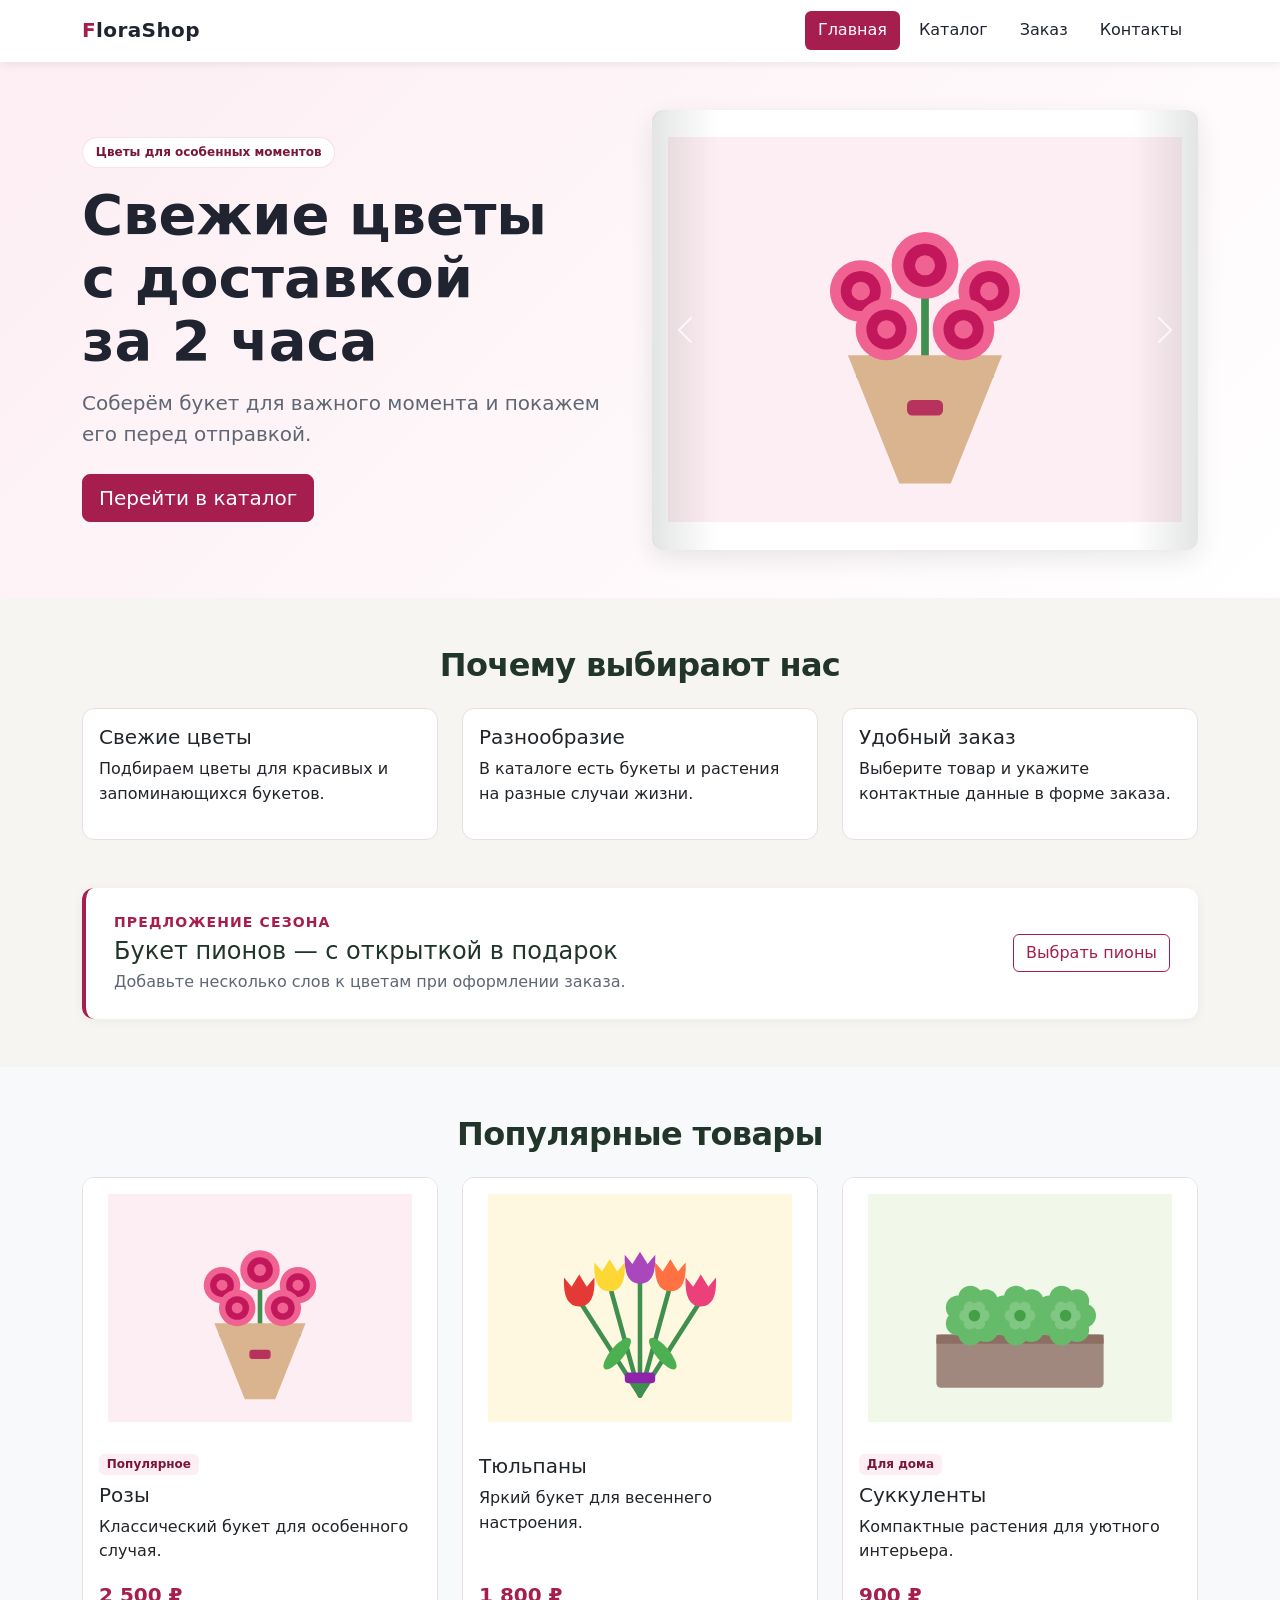
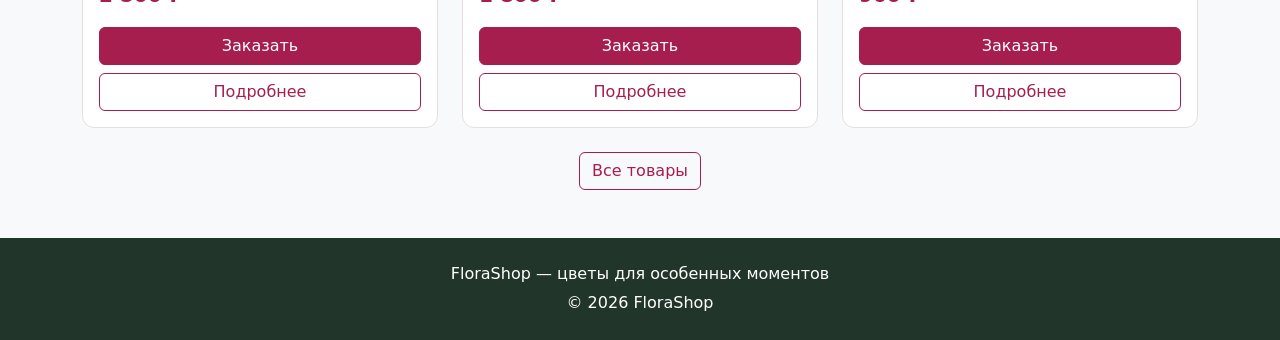
<file: index.html>
<!DOCTYPE html>
<html lang="ru">
<head>
    <meta charset="UTF-8">
    <meta name="viewport" content="width=device-width, initial-scale=1">
    <meta name="description" content="FloraShop — букеты цветов и декоративные растения.">
    <title>FloraShop — Главная</title>
    <link rel="stylesheet" href="vendor/bootstrap/css/bootstrap.min.css">
    <link rel="stylesheet" href="css/custom.css">
</head>
<body>

<nav class="navbar navbar-expand-lg navbar-dark navbar-shop">
    <div class="container">
        <a class="navbar-brand fw-bold" href="index.html">FloraShop</a>
        <button class="navbar-toggler" type="button" data-bs-toggle="collapse"
                data-bs-target="#mainNav" aria-controls="mainNav"
                aria-expanded="false" aria-label="Открыть меню">
            <span class="navbar-toggler-icon"></span>
        </button>
        <div class="collapse navbar-collapse" id="mainNav">
            <ul class="navbar-nav ms-auto">
                <li class="nav-item"><a class="nav-link active" href="index.html">Главная</a></li>
                <li class="nav-item"><a class="nav-link" href="catalog.html">Каталог</a></li>
                <li class="nav-item"><a class="nav-link" href="order.html">Заказ</a></li>
                <li class="nav-item"><a class="nav-link" href="contacts.html">Контакты</a></li>
            </ul>
        </div>
    </div>
</nav>

<main>
    <section class="hero-section py-5">
        <div class="container">
            <div class="row align-items-center g-4">
                <div class="col-lg-6">
                    <span class="badge hero-badge mb-3">Цветы для особенных моментов</span>
                    <h1 class="display-4 fw-bold">Свежие цветы с доставкой за 2 часа</h1>
                    <p class="lead mt-3">
                        Соберём букет для важного момента и покажем его перед отправкой.
                    </p>
                    <a href="catalog.html" class="btn btn-shop btn-lg mt-2">
                        Перейти в каталог
                    </a>
                </div>
                <div class="col-lg-6">
                    <div id="flowerCarousel" class="carousel slide" data-bs-ride="carousel">
                        <div class="carousel-indicators">
                            <button type="button" data-bs-target="#flowerCarousel"
                                    data-bs-slide-to="0" class="active"
                                    aria-current="true" aria-label="Слайд 1"></button>
                            <button type="button" data-bs-target="#flowerCarousel"
                                    data-bs-slide-to="1" aria-label="Слайд 2"></button>
                            <button type="button" data-bs-target="#flowerCarousel"
                                    data-bs-slide-to="2" aria-label="Слайд 3"></button>
                        </div>
                        <div class="carousel-inner rounded-4">
                            <div class="carousel-item active">
                                <img src="images/roses.svg" class="d-block w-100 product-image"
                                     alt="Розы">
                            </div>
                            <div class="carousel-item">
                                <img src="images/tulips.svg" class="d-block w-100 product-image"
                                     alt="Тюльпаны">
                            </div>
                            <div class="carousel-item">
                                <img src="images/peony.svg" class="d-block w-100 product-image"
                                     alt="Пионы">
                            </div>
                        </div>
                        <button class="carousel-control-prev" type="button"
                                data-bs-target="#flowerCarousel" data-bs-slide="prev"
                                aria-label="Предыдущий слайд">
                            <span class="carousel-control-prev-icon"></span>
                        </button>
                        <button class="carousel-control-next" type="button"
                                data-bs-target="#flowerCarousel" data-bs-slide="next"
                                aria-label="Следующий слайд">
                            <span class="carousel-control-next-icon"></span>
                        </button>
                    </div>
                </div>
            </div>
        </div>
    </section>

    <section class="py-5">
        <div class="container">
            <h2 class="section-title text-center mb-4">Почему выбирают нас</h2>
            <div class="row g-4">
                <div class="col-md-4">
                    <div class="card feature-card h-100">
                        <div class="card-body">
                            <h3 class="h5">Свежие цветы</h3>
                            <p>Подбираем цветы для красивых и запоминающихся букетов.</p>
                        </div>
                    </div>
                </div>
                <div class="col-md-4">
                    <div class="card feature-card h-100">
                        <div class="card-body">
                            <h3 class="h5">Разнообразие</h3>
                            <p>В каталоге есть букеты и растения на разные случаи жизни.</p>
                        </div>
                    </div>
                </div>
                <div class="col-md-4">
                    <div class="card feature-card h-100">
                        <div class="card-body">
                            <h3 class="h5">Удобный заказ</h3>
                            <p>Выберите товар и укажите контактные данные в форме заказа.</p>
                        </div>
                    </div>
                </div>
            </div>
        </div>
    </section>

    <section class="pb-5" aria-labelledby="seasonOfferTitle">
        <div class="container">
            <div class="season-offer d-md-flex justify-content-between align-items-center gap-3">
                <div>
                    <p class="small text-uppercase fw-bold mb-1">Предложение сезона</p>
                    <h2 class="h4 mb-1" id="seasonOfferTitle">Букет пионов — с открыткой в подарок</h2>
                    <p class="mb-0">Добавьте несколько слов к цветам при оформлении заказа.</p>
                </div>
                <a href="order.html?product=peony" class="btn btn-outline-shop mt-3 mt-md-0 flex-shrink-0">
                    Выбрать пионы
                </a>
            </div>
        </div>
    </section>

    <section class="py-5 bg-light">
        <div class="container">
            <h2 class="section-title text-center mb-4">Популярные товары</h2>
            <div class="row g-4">
                <div class="col-12 col-md-6 col-lg-4">
                    <div class="card product-card h-100">
                        <img src="images/roses.svg" class="card-img-top product-image" alt="Розы">
                        <div class="card-body d-flex flex-column">
                            <span class="badge text-bg-danger align-self-start mb-2">Популярное</span>
                            <h3 class="h5">Розы</h3>
                            <p>Классический букет для особенного случая.</p>
                            <p class="product-price mt-auto">2 500 ₽</p>
                            <a href="order.html?product=roses" class="btn btn-shop mb-2">Заказать</a>
                            <a href="product.html?product=roses" class="btn btn-outline-shop">Подробнее</a>
                        </div>
                    </div>
                </div>
                <div class="col-12 col-md-6 col-lg-4">
                    <div class="card product-card h-100">
                        <img src="images/tulips.svg" class="card-img-top product-image" alt="Тюльпаны">
                        <div class="card-body d-flex flex-column">
                            <h3 class="h5">Тюльпаны</h3>
                            <p>Яркий букет для весеннего настроения.</p>
                            <p class="product-price mt-auto">1 800 ₽</p>
                            <a href="order.html?product=tulips" class="btn btn-shop mb-2">Заказать</a>
                            <a href="product.html?product=tulips" class="btn btn-outline-shop">Подробнее</a>
                        </div>
                    </div>
                </div>
                <div class="col-12 col-md-6 col-lg-4">
                    <div class="card product-card h-100">
                        <img src="images/succulents.svg" class="card-img-top product-image" alt="Суккуленты">
                        <div class="card-body d-flex flex-column">
                            <span class="badge text-bg-success align-self-start mb-2">Для дома</span>
                            <h3 class="h5">Суккуленты</h3>
                            <p>Компактные растения для уютного интерьера.</p>
                            <p class="product-price mt-auto">900 ₽</p>
                            <a href="order.html?product=succulents" class="btn btn-shop mb-2">Заказать</a>
                            <a href="product.html?product=succulents" class="btn btn-outline-shop">Подробнее</a>
                        </div>
                    </div>
                </div>
            </div>
            <div class="text-center mt-4">
                <a href="catalog.html" class="btn btn-outline-shop">Все товары</a>
            </div>
        </div>
    </section>
</main>

<footer class="footer-shop py-4">
    <div class="container text-center">
        <p class="mb-1">FloraShop — цветы для особенных моментов</p>
        <p class="mb-0">&copy; 2026 FloraShop</p>
    </div>
</footer>

<script src="vendor/bootstrap/js/bootstrap.bundle.min.js"></script>
<script src="js/shop.js"></script>
</body>
</html>
</file>
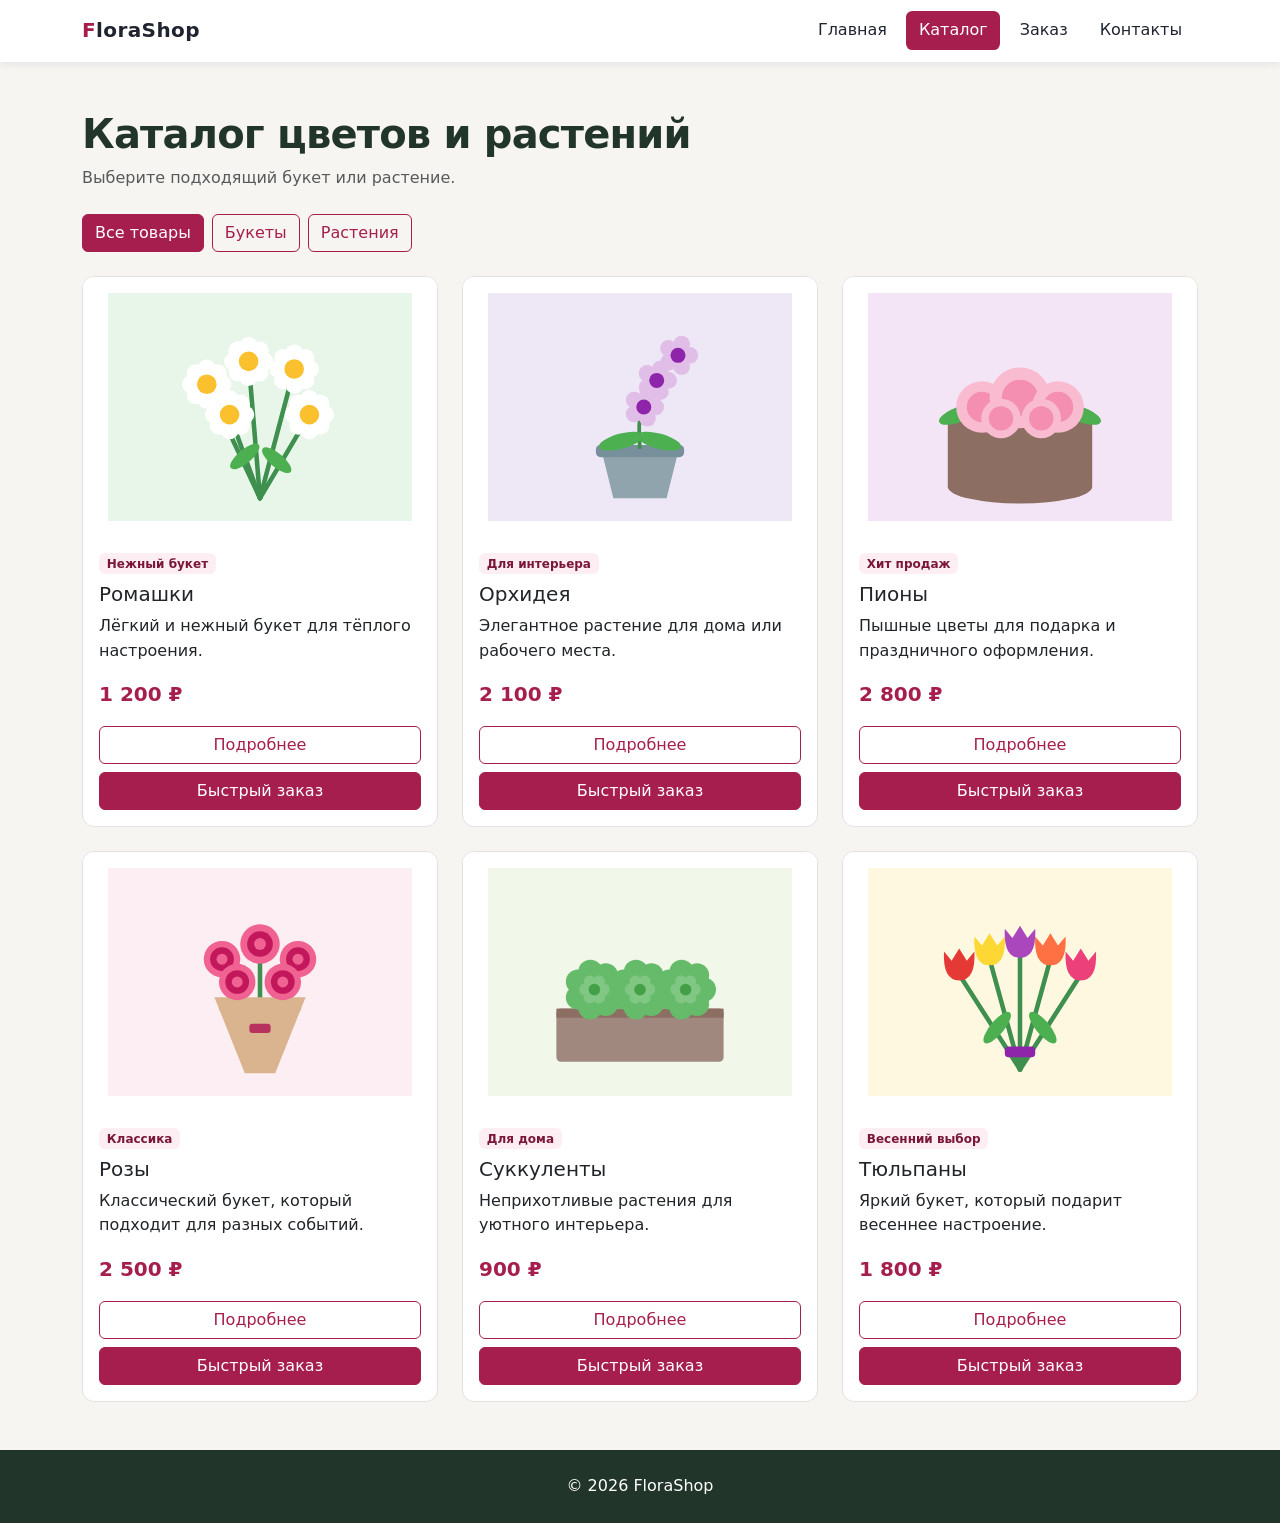
<file: catalog.html>
<!DOCTYPE html>
<html lang="ru">
<head>
    <meta charset="UTF-8">
    <meta name="viewport" content="width=device-width, initial-scale=1">
    <meta name="description" content="Каталог букетов и комнатных растений FloraShop с фильтром по категориям и быстрым заказом.">
    <title>Каталог — FloraShop</title>
    <link rel="stylesheet" href="vendor/bootstrap/css/bootstrap.min.css">
    <link rel="stylesheet" href="css/custom.css">
</head>
<body>

<nav class="navbar navbar-expand-lg navbar-dark navbar-shop">
    <div class="container">
        <a class="navbar-brand fw-bold" href="index.html">FloraShop</a>
        <button class="navbar-toggler" type="button" data-bs-toggle="collapse"
                data-bs-target="#mainNav" aria-controls="mainNav"
                aria-expanded="false" aria-label="Открыть меню">
            <span class="navbar-toggler-icon"></span>
        </button>
        <div class="collapse navbar-collapse" id="mainNav">
            <ul class="navbar-nav ms-auto">
                <li class="nav-item"><a class="nav-link" href="index.html">Главная</a></li>
                <li class="nav-item"><a class="nav-link active" href="catalog.html">Каталог</a></li>
                <li class="nav-item"><a class="nav-link" href="order.html">Заказ</a></li>
                <li class="nav-item"><a class="nav-link" href="contacts.html">Контакты</a></li>
            </ul>
        </div>
    </div>
</nav>

<main class="container py-5">
    <h1 class="section-title mb-2">Каталог цветов и растений</h1>
    <p class="text-muted mb-4">Выберите подходящий букет или растение.</p>

    <div class="d-flex flex-wrap gap-2 mb-4" aria-label="Фильтры товаров">
        <button type="button" class="btn btn-shop" data-filter="all" aria-pressed="true">Все товары</button>
        <button type="button" class="btn btn-outline-shop" data-filter="bouquets" aria-pressed="false">Букеты</button>
        <button type="button" class="btn btn-outline-shop" data-filter="plants" aria-pressed="false">Растения</button>
    </div>

    <div class="row g-4" id="productGrid">
        <div class="col-12 col-md-6 col-lg-4" data-product-card data-category="bouquets">
            <div class="card product-card h-100">
                <img src="images/daisies.svg" class="card-img-top product-image" alt="Ромашки">
                <div class="card-body d-flex flex-column">
                    <span class="badge text-bg-success align-self-start mb-2">Нежный букет</span>
                    <h2 class="h5">Ромашки</h2>
                    <p>Лёгкий и нежный букет для тёплого настроения.</p>
                    <p class="product-price mt-auto">1 200 ₽</p>
                    <a href="product.html?product=daisies" class="btn btn-outline-shop mb-2">Подробнее</a>
                    <button type="button" class="btn btn-shop"
                            data-bs-toggle="modal" data-bs-target="#orderModal"
                            data-product="daisies">Быстрый заказ</button>
                </div>
            </div>
        </div>

        <div class="col-12 col-md-6 col-lg-4" data-product-card data-category="plants">
            <div class="card product-card h-100">
                <img src="images/orchid.svg" class="card-img-top product-image" alt="Орхидея">
                <div class="card-body d-flex flex-column">
                    <span class="badge text-bg-info align-self-start mb-2">Для интерьера</span>
                    <h2 class="h5">Орхидея</h2>
                    <p>Элегантное растение для дома или рабочего места.</p>
                    <p class="product-price mt-auto">2 100 ₽</p>
                    <a href="product.html?product=orchid" class="btn btn-outline-shop mb-2">Подробнее</a>
                    <button type="button" class="btn btn-shop"
                            data-bs-toggle="modal" data-bs-target="#orderModal"
                            data-product="orchid">Быстрый заказ</button>
                </div>
            </div>
        </div>

        <div class="col-12 col-md-6 col-lg-4" data-product-card data-category="bouquets">
            <div class="card product-card h-100">
                <img src="images/peony.svg" class="card-img-top product-image" alt="Пионы">
                <div class="card-body d-flex flex-column">
                    <span class="badge text-bg-danger align-self-start mb-2">Хит продаж</span>
                    <h2 class="h5">Пионы</h2>
                    <p>Пышные цветы для подарка и праздничного оформления.</p>
                    <p class="product-price mt-auto">2 800 ₽</p>
                    <a href="product.html?product=peony" class="btn btn-outline-shop mb-2">Подробнее</a>
                    <button type="button" class="btn btn-shop"
                            data-bs-toggle="modal" data-bs-target="#orderModal"
                            data-product="peony">Быстрый заказ</button>
                </div>
            </div>
        </div>

        <div class="col-12 col-md-6 col-lg-4" data-product-card data-category="bouquets">
            <div class="card product-card h-100">
                <img src="images/roses.svg" class="card-img-top product-image" alt="Розы">
                <div class="card-body d-flex flex-column">
                    <span class="badge text-bg-warning align-self-start mb-2">Классика</span>
                    <h2 class="h5">Розы</h2>
                    <p>Классический букет, который подходит для разных событий.</p>
                    <p class="product-price mt-auto">2 500 ₽</p>
                    <a href="product.html?product=roses" class="btn btn-outline-shop mb-2">Подробнее</a>
                    <button type="button" class="btn btn-shop"
                            data-bs-toggle="modal" data-bs-target="#orderModal"
                            data-product="roses">Быстрый заказ</button>
                </div>
            </div>
        </div>

        <div class="col-12 col-md-6 col-lg-4" data-product-card data-category="plants">
            <div class="card product-card h-100">
                <img src="images/succulents.svg" class="card-img-top product-image" alt="Суккуленты">
                <div class="card-body d-flex flex-column">
                    <span class="badge text-bg-success align-self-start mb-2">Для дома</span>
                    <h2 class="h5">Суккуленты</h2>
                    <p>Неприхотливые растения для уютного интерьера.</p>
                    <p class="product-price mt-auto">900 ₽</p>
                    <a href="product.html?product=succulents" class="btn btn-outline-shop mb-2">Подробнее</a>
                    <button type="button" class="btn btn-shop"
                            data-bs-toggle="modal" data-bs-target="#orderModal"
                            data-product="succulents">Быстрый заказ</button>
                </div>
            </div>
        </div>

        <div class="col-12 col-md-6 col-lg-4" data-product-card data-category="bouquets">
            <div class="card product-card h-100">
                <img src="images/tulips.svg" class="card-img-top product-image" alt="Тюльпаны">
                <div class="card-body d-flex flex-column">
                    <span class="badge text-bg-primary align-self-start mb-2">Весенний выбор</span>
                    <h2 class="h5">Тюльпаны</h2>
                    <p>Яркий букет, который подарит весеннее настроение.</p>
                    <p class="product-price mt-auto">1 800 ₽</p>
                    <a href="product.html?product=tulips" class="btn btn-outline-shop mb-2">Подробнее</a>
                    <button type="button" class="btn btn-shop"
                            data-bs-toggle="modal" data-bs-target="#orderModal"
                            data-product="tulips">Быстрый заказ</button>
                </div>
            </div>
        </div>
    </div>

    <p id="filterEmpty" class="alert alert-warning mt-4 d-none" role="status">
        В выбранной категории пока нет товаров.
    </p>
</main>

<div class="modal fade" id="orderModal" tabindex="-1"
     aria-labelledby="orderModalLabel" aria-hidden="true">
    <div class="modal-dialog modal-dialog-centered">
        <div class="modal-content">
            <div class="modal-header">
                <h2 class="modal-title fs-5" id="orderModalLabel">Быстрый заказ</h2>
                <button type="button" class="btn-close" data-bs-dismiss="modal"
                        aria-label="Закрыть"></button>
            </div>
            <div class="modal-body">
                <p>Перейдите к форме, чтобы указать контактные данные.</p>
                <a href="order.html" id="modalOrderLink" class="btn btn-shop">Перейти к заказу</a>
            </div>
        </div>
    </div>
</div>

<footer class="footer-shop py-4">
    <div class="container text-center">
        <p class="mb-0">&copy; 2026 FloraShop</p>
    </div>
</footer>

<script src="vendor/bootstrap/js/bootstrap.bundle.min.js"></script>
<script src="js/shop.js"></script>
</body>
</html>
</file>
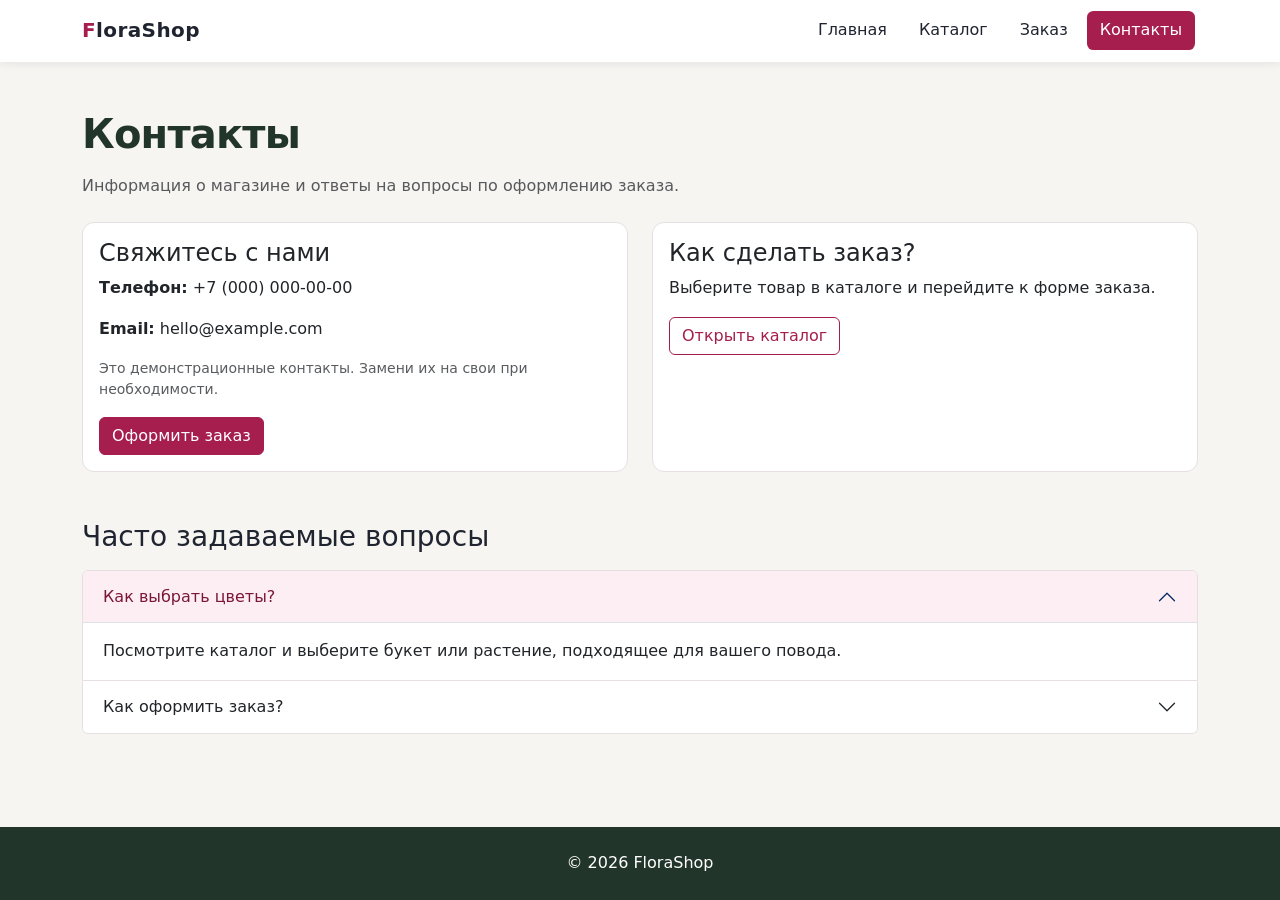
<file: contacts.html>
<!DOCTYPE html>
<html lang="ru">
<head>
    <meta charset="UTF-8">
    <meta name="viewport" content="width=device-width, initial-scale=1">
    <meta name="description" content="Контакты FloraShop, способы оформления заказа и ответы на частые вопросы.">
    <title>Контакты — FloraShop</title>
    <link rel="stylesheet" href="vendor/bootstrap/css/bootstrap.min.css">
    <link rel="stylesheet" href="css/custom.css">
</head>
<body>

<nav class="navbar navbar-expand-lg navbar-dark navbar-shop">
    <div class="container">
        <a class="navbar-brand fw-bold" href="index.html">FloraShop</a>
        <button class="navbar-toggler" type="button" data-bs-toggle="collapse"
                data-bs-target="#mainNav" aria-controls="mainNav"
                aria-expanded="false" aria-label="Открыть меню">
            <span class="navbar-toggler-icon"></span>
        </button>
        <div class="collapse navbar-collapse" id="mainNav">
            <ul class="navbar-nav ms-auto">
                <li class="nav-item"><a class="nav-link" href="index.html">Главная</a></li>
                <li class="nav-item"><a class="nav-link" href="catalog.html">Каталог</a></li>
                <li class="nav-item"><a class="nav-link" href="order.html">Заказ</a></li>
                <li class="nav-item"><a class="nav-link active" href="contacts.html">Контакты</a></li>
            </ul>
        </div>
    </div>
</nav>

<main class="container py-5">
    <h1 class="section-title mb-3">Контакты</h1>
    <p class="text-muted mb-4">
        Информация о магазине и ответы на вопросы по оформлению заказа.
    </p>

    <div class="row g-4">
        <div class="col-md-6">
            <div class="card feature-card h-100">
                <div class="card-body">
                    <h2 class="h4">Свяжитесь с нами</h2>
                    <p><strong>Телефон:</strong> +7 (000) 000-00-00</p>
                    <p><strong>Email:</strong> hello@example.com</p>
                    <p class="text-muted small">
                        Это демонстрационные контакты. Замени их на свои при необходимости.
                    </p>
                    <a href="order.html" class="btn btn-shop">Оформить заказ</a>
                </div>
            </div>
        </div>

        <div class="col-md-6">
            <div class="card feature-card h-100">
                <div class="card-body">
                    <h2 class="h4">Как сделать заказ?</h2>
                    <p>Выберите товар в каталоге и перейдите к форме заказа.</p>
                    <a href="catalog.html" class="btn btn-outline-shop">Открыть каталог</a>
                </div>
            </div>
        </div>
    </div>

    <section class="mt-5">
        <h2 class="h3 mb-3">Часто задаваемые вопросы</h2>
        <div class="accordion" id="contactFAQ">
            <div class="accordion-item">
                <h3 class="accordion-header">
                    <button class="accordion-button" type="button"
                            data-bs-toggle="collapse" data-bs-target="#contactOne"
                            aria-expanded="true" aria-controls="contactOne">
                        Как выбрать цветы?
                    </button>
                </h3>
                <div id="contactOne" class="accordion-collapse collapse show"
                     data-bs-parent="#contactFAQ">
                    <div class="accordion-body">
                        Посмотрите каталог и выберите букет или растение, подходящее для вашего повода.
                    </div>
                </div>
            </div>

            <div class="accordion-item">
                <h3 class="accordion-header">
                    <button class="accordion-button collapsed" type="button"
                            data-bs-toggle="collapse" data-bs-target="#contactTwo"
                            aria-expanded="false" aria-controls="contactTwo">
                        Как оформить заказ?
                    </button>
                </h3>
                <div id="contactTwo" class="accordion-collapse collapse"
                     data-bs-parent="#contactFAQ">
                    <div class="accordion-body">
                        Откройте страницу заказа, заполните необходимые поля и проверьте форму.
                    </div>
                </div>
            </div>
        </div>
    </section>
</main>

<footer class="footer-shop py-4">
    <div class="container text-center">
        <p class="mb-0">&copy; 2026 FloraShop</p>
    </div>
</footer>

<script src="vendor/bootstrap/js/bootstrap.bundle.min.js"></script>
<script src="js/shop.js"></script>
</body>
</html>
</file>
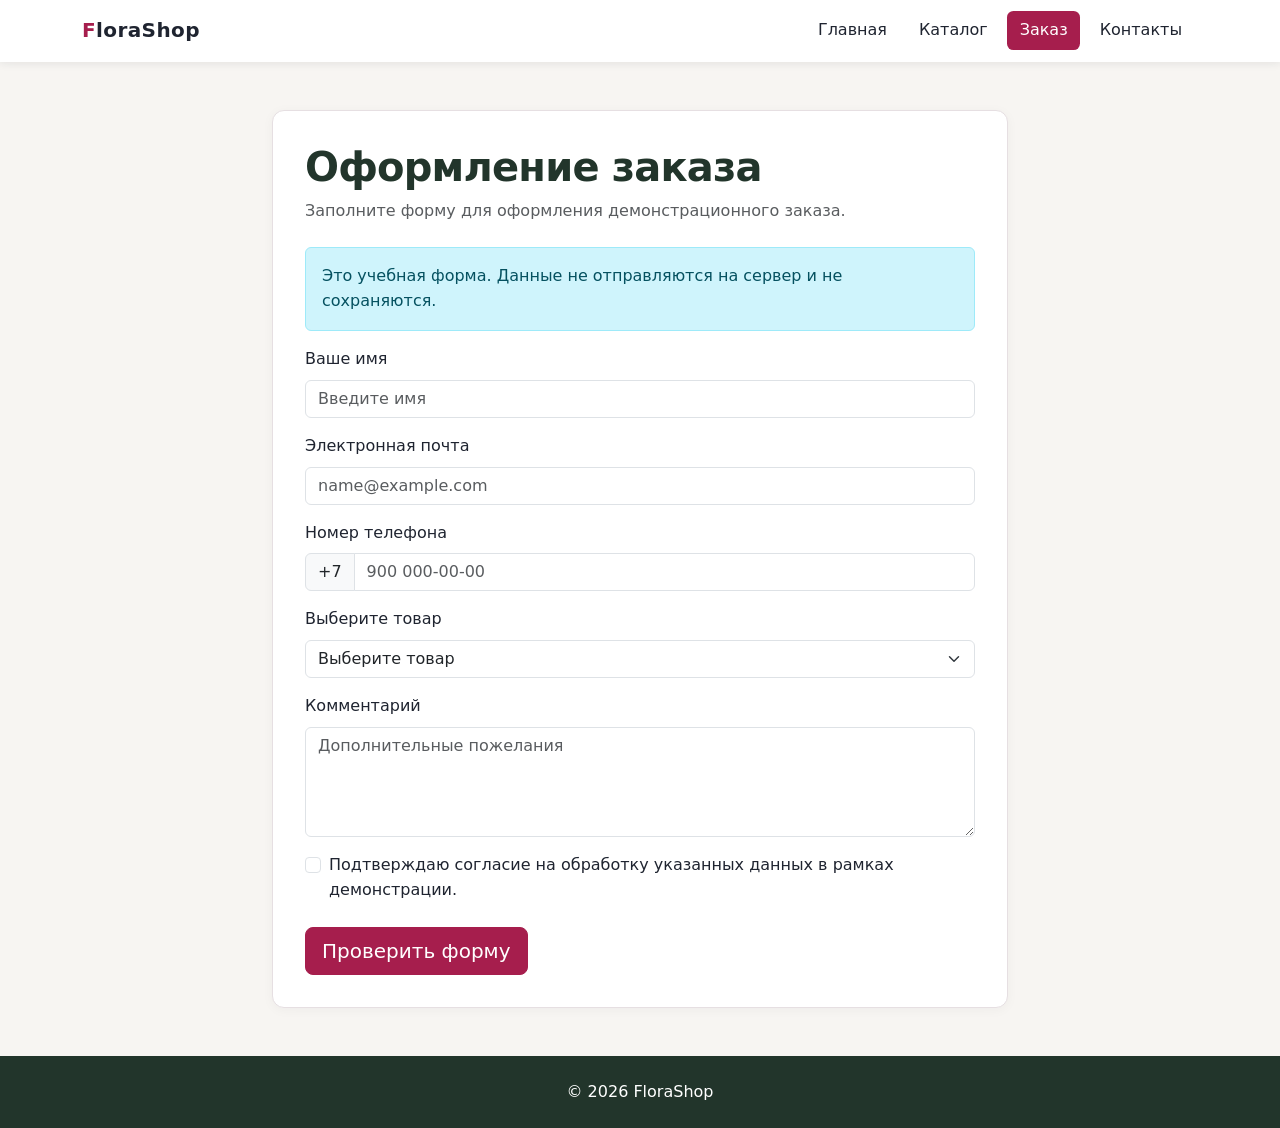
<file: order.html>
<!DOCTYPE html>
<html lang="ru">
<head>
    <meta charset="UTF-8">
    <meta name="viewport" content="width=device-width, initial-scale=1">
    <meta name="description" content="Демонстрационная форма заказа цветов FloraShop с выбором товара и проверкой полей.">
    <title>Оформление заказа — FloraShop</title>
    <link rel="stylesheet" href="vendor/bootstrap/css/bootstrap.min.css">
    <link rel="stylesheet" href="css/custom.css">
</head>
<body>

<nav class="navbar navbar-expand-lg navbar-dark navbar-shop">
    <div class="container">
        <a class="navbar-brand fw-bold" href="index.html">FloraShop</a>
        <button class="navbar-toggler" type="button" data-bs-toggle="collapse"
                data-bs-target="#mainNav" aria-controls="mainNav"
                aria-expanded="false" aria-label="Открыть меню">
            <span class="navbar-toggler-icon"></span>
        </button>
        <div class="collapse navbar-collapse" id="mainNav">
            <ul class="navbar-nav ms-auto">
                <li class="nav-item"><a class="nav-link" href="index.html">Главная</a></li>
                <li class="nav-item"><a class="nav-link" href="catalog.html">Каталог</a></li>
                <li class="nav-item"><a class="nav-link active" href="order.html">Заказ</a></li>
                <li class="nav-item"><a class="nav-link" href="contacts.html">Контакты</a></li>
            </ul>
        </div>
    </div>
</nav>

<main class="container py-5">
    <div class="row justify-content-center">
        <div class="col-lg-8">
            <div class="form-panel">
                <h1 class="section-title mb-2">Оформление заказа</h1>
                <p class="text-muted mb-4">Заполните форму для оформления демонстрационного заказа.</p>

                <div class="alert alert-info" role="status">
                    Это учебная форма. Данные не отправляются на сервер и не сохраняются.
                </div>

                <div id="orderSuccess" class="alert alert-success d-none"
                     role="status" aria-live="polite">
                    Форма успешно проверена. Это демонстрация — заказ не отправлен.
                </div>

                <form id="orderForm">
                    <div class="mb-3">
                        <label for="customerName" class="form-label">Ваше имя</label>
                        <input type="text" class="form-control" id="customerName"
                               name="customerName" placeholder="Введите имя" required>
                    </div>

                    <div class="mb-3">
                        <label for="customerEmail" class="form-label">Электронная почта</label>
                        <input type="email" class="form-control" id="customerEmail"
                               name="customerEmail" placeholder="name@example.com" required>
                    </div>

                    <div class="mb-3">
                        <label for="customerPhone" class="form-label">Номер телефона</label>
                        <div class="input-group">
                            <span class="input-group-text">+7</span>
                            <input type="tel" class="form-control" id="customerPhone"
                                   name="customerPhone" placeholder="900 000-00-00" required>
                        </div>
                    </div>

                    <div class="mb-3">
                        <label for="orderProduct" class="form-label">Выберите товар</label>
                        <select class="form-select" id="orderProduct" name="product" required>
                            <option value="" selected disabled>Выберите товар</option>
                            <option value="daisies">Ромашки — 1 200 ₽</option>
                            <option value="orchid">Орхидея — 2 100 ₽</option>
                            <option value="peony">Пионы — 2 800 ₽</option>
                            <option value="roses">Розы — 2 500 ₽</option>
                            <option value="succulents">Суккуленты — 900 ₽</option>
                            <option value="tulips">Тюльпаны — 1 800 ₽</option>
                        </select>
                    </div>

                    <div class="mb-3">
                        <label for="orderComment" class="form-label">Комментарий</label>
                        <textarea class="form-control" id="orderComment" name="comment"
                                  rows="4" placeholder="Дополнительные пожелания"></textarea>
                    </div>

                    <div class="form-check mb-4">
                        <input class="form-check-input" type="checkbox"
                               id="personalData" name="personalData" required>
                        <label class="form-check-label" for="personalData">
                            Подтверждаю согласие на обработку указанных данных в рамках демонстрации.
                        </label>
                    </div>

                    <button type="submit" class="btn btn-shop btn-lg">Проверить форму</button>
                </form>
            </div>
        </div>
    </div>
</main>

<footer class="footer-shop py-4">
    <div class="container text-center">
        <p class="mb-0">&copy; 2026 FloraShop</p>
    </div>
</footer>

<script src="vendor/bootstrap/js/bootstrap.bundle.min.js"></script>
<script src="js/shop.js"></script>
</body>
</html>
</file>
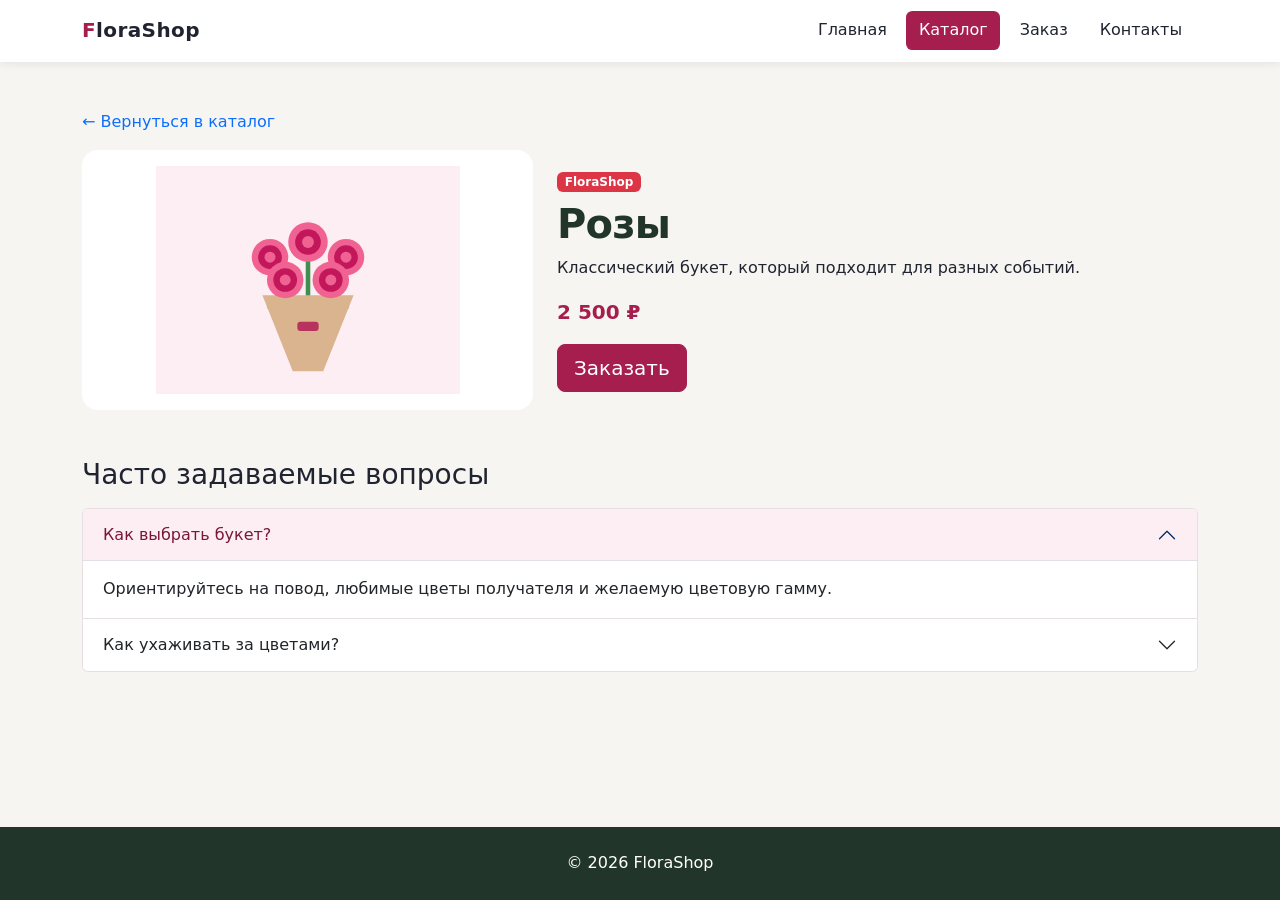
<file: product.html>
<!DOCTYPE html>
<html lang="ru">
<head>
    <meta charset="UTF-8">
    <meta name="viewport" content="width=device-width, initial-scale=1">
    <meta name="description" content="Описание букета или растения FloraShop, цена и быстрый переход к форме заказа.">
    <title>О товаре — FloraShop</title>
    <link rel="stylesheet" href="vendor/bootstrap/css/bootstrap.min.css">
    <link rel="stylesheet" href="css/custom.css">
</head>
<body>

<nav class="navbar navbar-expand-lg navbar-dark navbar-shop">
    <div class="container">
        <a class="navbar-brand fw-bold" href="index.html">FloraShop</a>
        <button class="navbar-toggler" type="button" data-bs-toggle="collapse"
                data-bs-target="#mainNav" aria-controls="mainNav"
                aria-expanded="false" aria-label="Открыть меню">
            <span class="navbar-toggler-icon"></span>
        </button>
        <div class="collapse navbar-collapse" id="mainNav">
            <ul class="navbar-nav ms-auto">
                <li class="nav-item"><a class="nav-link" href="index.html">Главная</a></li>
                <li class="nav-item"><a class="nav-link active" href="catalog.html">Каталог</a></li>
                <li class="nav-item"><a class="nav-link" href="order.html">Заказ</a></li>
                <li class="nav-item"><a class="nav-link" href="contacts.html">Контакты</a></li>
            </ul>
        </div>
    </div>
</nav>

<main class="container py-5">
    <p><a href="catalog.html" class="text-decoration-none">&larr; Вернуться в каталог</a></p>

    <div class="row align-items-center g-4">
        <div class="col-md-5">
            <img id="productImage" src="images/roses.svg"
                 class="img-fluid rounded-4 product-image"
                 alt="Розы">
        </div>
        <div class="col-md-7">
            <span class="badge text-bg-danger mb-2">FloraShop</span>
            <h1 id="productTitle" class="section-title">Розы</h1>
            <p id="productDescription">
                Классический букет, который подходит для разных событий.
            </p>
            <p id="productPrice" class="product-price">2 500 ₽</p>
            <a id="productOrderLink" href="order.html?product=roses"
               class="btn btn-shop btn-lg">Заказать</a>
        </div>
    </div>

    <section class="mt-5">
        <h2 class="h3 mb-3">Часто задаваемые вопросы</h2>
        <div class="accordion" id="flowerFAQ">
            <div class="accordion-item">
                <h3 class="accordion-header">
                    <button class="accordion-button" type="button"
                            data-bs-toggle="collapse" data-bs-target="#faqOne"
                            aria-expanded="true" aria-controls="faqOne">
                        Как выбрать букет?
                    </button>
                </h3>
                <div id="faqOne" class="accordion-collapse collapse show"
                     data-bs-parent="#flowerFAQ">
                    <div class="accordion-body">
                        Ориентируйтесь на повод, любимые цветы получателя и желаемую цветовую гамму.
                    </div>
                </div>
            </div>
            <div class="accordion-item">
                <h3 class="accordion-header">
                    <button class="accordion-button collapsed" type="button"
                            data-bs-toggle="collapse" data-bs-target="#faqTwo"
                            aria-expanded="false" aria-controls="faqTwo">
                        Как ухаживать за цветами?
                    </button>
                </h3>
                <div id="faqTwo" class="accordion-collapse collapse"
                     data-bs-parent="#flowerFAQ">
                    <div class="accordion-body">
                        Меняйте воду, подрезайте стебли и держите букет вдали от отопительных приборов.
                    </div>
                </div>
            </div>
        </div>
    </section>
</main>

<footer class="footer-shop py-4">
    <div class="container text-center">
        <p class="mb-0">&copy; 2026 FloraShop</p>
    </div>
</footer>

<script src="vendor/bootstrap/js/bootstrap.bundle.min.js"></script>
<script src="js/shop.js"></script>
</body>
</html>
</file>
<file: css/custom.css>
:root {
    --shop-primary: #a61e4d;
    --shop-primary-dark: #7a1638;
    --shop-pink-light: #fdeef3;
    --shop-background: #f7f5f2;
    --shop-green: #22352b;
    --shop-white: #fff;
    --shop-text: #1f2430;
    --shop-muted: #5f6675;
    --shop-border: #e6dfe2;
    --shop-radius: 0.75rem;
    --shop-shadow: 0 0.5rem 1.5rem rgba(31, 36, 48, 0.1);
}

html {
    scroll-behavior: smooth;
}

body {
    min-height: 100vh;
    display: flex;
    flex-direction: column;
    background: var(--shop-background);
    color: var(--shop-text);
    line-height: 1.55;
}

main {
    flex: 1;
}

img {
    max-width: 100%;
}

a,
button {
    -webkit-tap-highlight-color: transparent;
}

a:focus-visible,
button:focus-visible,
input:focus-visible,
select:focus-visible,
textarea:focus-visible {
    outline: 3px solid rgba(166, 30, 77, 0.55);
    outline-offset: 3px;
}

.navbar-shop {
    position: sticky;
    top: 0;
    z-index: 1020;
    background: var(--shop-white);
    box-shadow: 0 2px 8px rgba(31, 36, 48, 0.08);
}

.navbar-shop .navbar-brand {
    color: var(--shop-text);
    letter-spacing: 0.02em;
}

.navbar-shop .navbar-brand::first-letter {
    color: var(--shop-primary);
}

.navbar-shop .navbar-nav .nav-link {
    margin: 0.2rem;
    padding: 0.45rem 0.8rem;
    border-radius: 0.4rem;
    color: var(--shop-text);
    transition: color 0.2s ease, background-color 0.2s ease;
}

.navbar-shop .navbar-nav .nav-link:hover {
    color: var(--shop-primary-dark);
    background: var(--shop-pink-light);
}

.navbar-shop .navbar-nav .nav-link.active {
    color: var(--shop-white);
    background: var(--shop-primary);
}

.navbar-shop .navbar-toggler {
    border-color: var(--shop-border);
}

.navbar-shop .navbar-toggler-icon {
    filter: invert(0.35) sepia(0.2) saturate(0.6);
}

.hero-section {
    background: linear-gradient(135deg, var(--shop-pink-light), var(--shop-white));
}

.hero-section .display-4 {
    max-width: 12ch;
    color: var(--shop-text);
    line-height: 1.12;
}

.hero-section .lead {
    max-width: 42rem;
    color: var(--shop-muted);
}

.hero-section .product-image {
    height: clamp(280px, 36vw, 440px);
}

.hero-badge {
    padding: 0.55rem 0.8rem;
    border: 1px solid rgba(166, 30, 77, 0.12);
    border-radius: 999px;
    color: var(--shop-primary-dark);
    background: var(--shop-white);
}

.section-title {
    color: var(--shop-green);
    font-weight: 700;
    letter-spacing: -0.02em;
}

.season-offer {
    padding: 1.5rem 1.75rem;
    border-left: 4px solid var(--shop-primary);
    border-radius: var(--shop-radius);
    background: var(--shop-white);
    box-shadow: 0 2px 12px rgba(31, 36, 48, 0.05);
}

.season-offer .text-uppercase {
    color: var(--shop-primary);
    letter-spacing: 0.08em;
}

.season-offer h2 {
    color: var(--shop-green);
}

.season-offer p:not(.text-uppercase) {
    color: var(--shop-muted);
}

.btn-shop {
    color: var(--shop-white);
    background: var(--shop-primary);
    border-color: var(--shop-primary);
}

.btn-shop:hover,
.btn-shop:focus-visible {
    color: var(--shop-white);
    background: var(--shop-primary-dark);
    border-color: var(--shop-primary-dark);
}

.btn-outline-shop {
    color: var(--shop-primary);
    background: transparent;
    border: 1px solid var(--shop-primary);
}

.btn-outline-shop:hover,
.btn-outline-shop:focus-visible {
    color: var(--shop-white);
    background: var(--shop-primary);
    border-color: var(--shop-primary);
}

.product-card,
.feature-card {
    overflow: hidden;
    border: 1px solid var(--shop-border);
    border-radius: var(--shop-radius);
    background: var(--shop-white);
    transition: border-color 0.2s ease, transform 0.2s ease, box-shadow 0.2s ease;
}

.product-card:hover,
.feature-card:hover {
    border-color: rgba(166, 30, 77, 0.45);
    transform: translateY(-3px);
    box-shadow: var(--shop-shadow);
}

.product-image {
    display: block;
    width: 100%;
    height: 260px;
    padding: 1rem;
    object-fit: contain;
    background: var(--shop-white);
}

.product-price {
    color: var(--shop-primary);
    font-size: 1.25rem;
    font-weight: 700;
}

main .product-card .badge {
    color: var(--shop-primary-dark) !important;
    background: var(--shop-pink-light) !important;
}

.form-panel {
    padding: 2rem;
    border: 1px solid var(--shop-border);
    border-radius: var(--shop-radius);
    background: var(--shop-white);
    box-shadow: 0 2px 12px rgba(31, 36, 48, 0.04);
}

.form-control:focus,
.form-select:focus,
.form-check-input:focus {
    border-color: var(--shop-primary);
    box-shadow: 0 0 0 0.2rem rgba(166, 30, 77, 0.15);
}

.form-check-input:checked {
    background-color: var(--shop-primary);
    border-color: var(--shop-primary);
}

.accordion-item {
    border-color: var(--shop-border);
}

.accordion-button:not(.collapsed) {
    color: var(--shop-primary-dark);
    background: var(--shop-pink-light);
}

.accordion-button:focus {
    box-shadow: 0 0 0 0.2rem rgba(166, 30, 77, 0.15);
}

.carousel {
    overflow: hidden;
    border-radius: var(--shop-radius);
    box-shadow: var(--shop-shadow);
}

.carousel-control-prev,
.carousel-control-next {
    width: 12%;
    background: linear-gradient(90deg, rgba(34, 53, 43, 0.25), transparent);
}

.carousel-control-next {
    background: linear-gradient(270deg, rgba(34, 53, 43, 0.25), transparent);
}

.carousel-indicators [data-bs-target] {
    width: 0.55rem;
    height: 0.55rem;
    border: 0;
    border-radius: 50%;
}

.footer-shop {
    margin-top: auto;
    color: var(--shop-white);
    background: var(--shop-green);
}

.footer-shop a {
    color: var(--shop-white);
}

@media (max-width: 767.98px) {
    .hero-section {
        text-align: center;
    }

    .hero-section .display-4,
    .hero-section .lead {
        margin-right: auto;
        margin-left: auto;
    }

    .product-image {
        height: 220px;
    }

    .hero-section .product-image {
        height: 260px;
    }

    .form-panel {
        padding: 1.25rem;
    }

    .season-offer {
        padding: 1.25rem;
    }
}

@media (prefers-reduced-motion: reduce) {
    html {
        scroll-behavior: auto;
    }

    *,
    *::before,
    *::after {
        transition-duration: 0.01ms !important;
        animation-duration: 0.01ms !important;
    }
}
</file>
